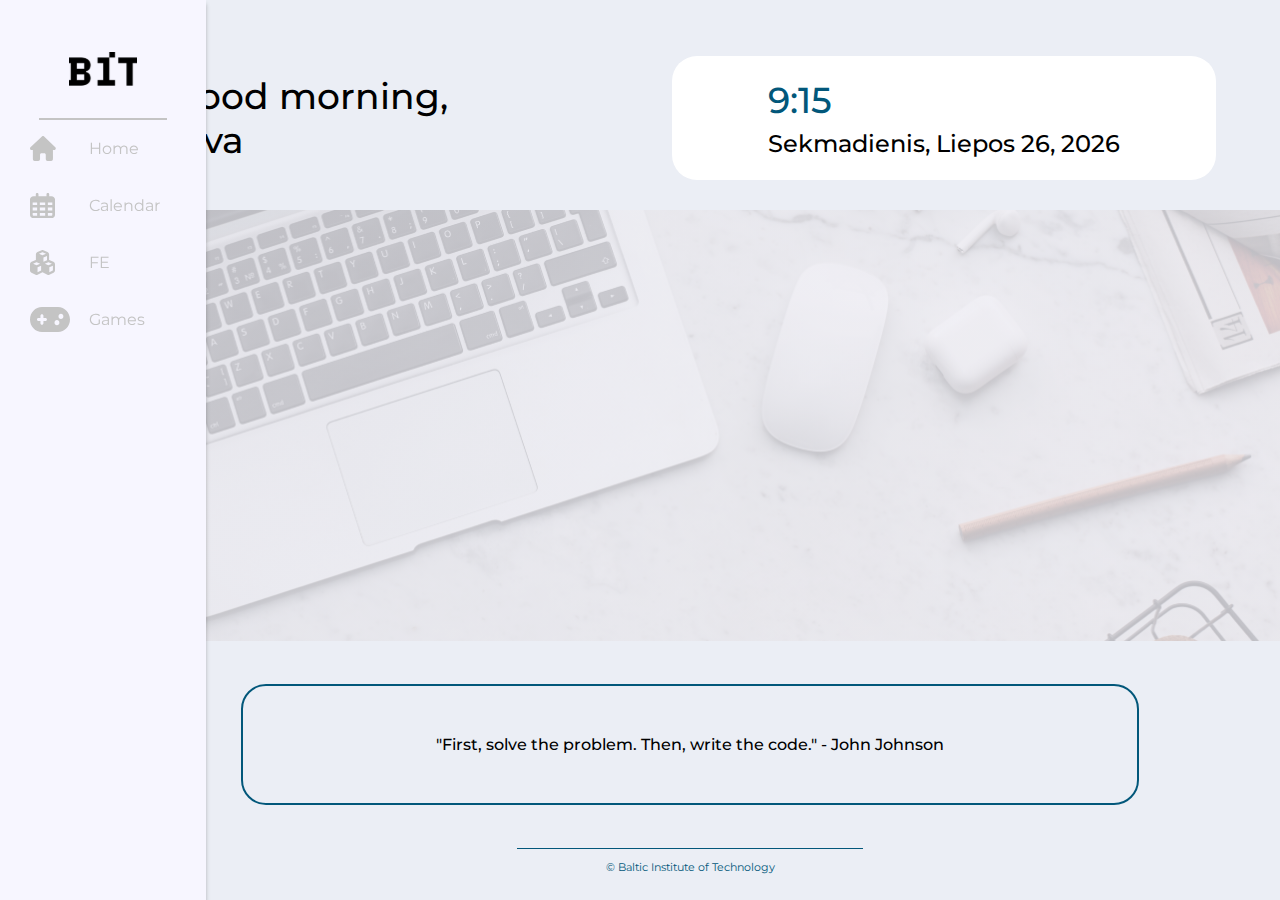
<file: index.html>
<!DOCTYPE html>
<html lang="en">
  <head>
    <meta charset="UTF-8" />
    <meta http-equiv="X-UA-Compatible" content="IE=edge" />
    <meta name="viewport" content="width=device-width, initial-scale=1.0" />
    <title>BIT</title>
    <link rel="stylesheet" href="styles/home.css">
    <link rel="stylesheet" href="styles/layout.css" />
    <link rel="stylesheet" href="styles/global.css" />
    <style>
      @import url("https://fonts.googleapis.com/css2?family=Montserrat:wght@400;500;700&display=swap");
    </style>
  </head>
  <body>
    <nav class="nav">
      <img
        class="logo"
        style="width: 68px; height: 34px"
        src="assets/logo.svg"
        alt="BIT
          logo"
      />
      <hr />
      <div class="sidebar">
        <div class="icon home">
          <img src="assets/home.svg" alt="home icon" />
          <a href="index.html"> <p> Home</p></a>
        </div>
        <div class="icon calendar" >
          <img src="assets/calendar.svg" alt="calendar icon" />
          <a href="calendar.html"><p>Calendar</p></a>
        </div>
        <div class="icon fe">
          <img src="assets/fe.svg" alt="fe icon" />
          <a href="fe.html"><p>FE</p></a>
        </div>
        <div class="icon games">
          <img src="assets/games.svg" alt="games icon" />
          <a href="games.html"><p>Games</p></a>
        </div>
      </div>
    </nav>
    <main>
      <h2 class="greeting">
      Good morning, <br />
      Ieva
      </h2> 
      <div class="container"><div class="time" id="time"></div>
    <div class = "date" id="date"></div></div>
      </div>
      </main>
      <section class="home-img"></section>
      <section>
      <div class="qoute">
      "First, solve the problem. Then, write the code." - John
      Johnson</div>
      </section>
    <footer class="footer">
      <div class="copyright">&copy; Baltic Institute of Technology</div>
    </footer>
    <script>
        const d = new Date();
        const days = ["Sekmadienis","Pirmadienis","Antradienis","Trečiadienis","Ketvirtadienis","Penktadienis","Šeštadienis"];
        const months = ["Sausio", "Vasario", "Kovo", "Balandžio", "Gegužės", "Birželio", "Liepos", "Rugpjūčio", "Rugsėjo", "Spalio", "Lapkričio", "Gruodžio"];
        let hour = d.getHours();
        let minute = d.getMinutes();
        let day = days[d.getDay()];
        let month = months[d.getMonth()];
        document.getElementById("time").innerHTML = hour + ":" + minute;
        document.getElementById("date").innerHTML = day + ", " + month + " " + d.getDate() + ", " + d.getFullYear();
    </script>
  </body>
</html>
</file>
<file: styles/home.css>
main {
  display: flex;
  justify-content: space-between;
  align-items: center;
  margin: 56px auto 30px;
  width: 90%;
  max-width: 1267px;
  font-weight: 500;
  font-size: 36px;
}
main .greeting {
  margin: 0;
  font-weight: 500;
  font-size: 36px;
  max-width: 341px;
  margin-left: 106px;
}
main .greeting {
  margin: 0;
  font-weight: 500;
  font-size: 36px;
  max-width: 341px;
  margin-left: 106px;
}
main .container {
  padding: 22px 96px;
  background-color: var(--white-color);
  border-radius: 25px;
}
main .container .time {
  display: block;
  color: var(--secondary-color);
  font-size: 36px;
  margin-bottom: 7px;
}
main .container .date {
  font-size: 24px;
}
.home-img {
  background: linear-gradient(
      0deg,
      rgba(237, 236, 243, 0.46),
      rgba(237, 236, 243, 0.46)
    ),
    url("../assets/workplace.png");
  background-repeat: no-repeat;
  height: 431px;
  background-size: cover;
  background-position: center;
}
.qoute {
  padding: 49px 0;
  width: 80%;
  max-width: 898px;
  border: 2px solid var(--secondary-color);
  border-radius: 25px;
  text-align: center;
  margin: 43px auto;
}
section {
  font-weight: 500;
  margin-left: 100px;
}
@media only screen and (max-width: 1080px) {
  main {
    flex-direction: column-reverse;
    align-items: flex-start;
    margin-left: 125px;
    width: auto;
  }
  main .container {
    padding: 22px 20px;
  }
  main .greeting {
    margin: 33px 0 0 16px;
  }
}
@media only screen and (max-width: 768px) {
  .quote {
    padding: 40px 64px;
    max-width: 433px;
    width: auto;
    margin-left: 106px;
  }
  footer {
    left: calc(50% + 50px);
  }
  .home-img {
    height: 476px;
  }
}
</file>
<file: styles/layout.css>
@import url("https://fonts.googleapis.com/css2?family=Montserrat&display=swap");
* {
  margin: 0rem;
  padding: 0;
  box-sizing: border-box;
  font-family: "Montserrat";
}
body {
  background-color: var(--main-color);
}
.nav {
  display: flex;
  flex-direction: column;
  height: 100%;
  left: 0;
  bottom: 0;
  justify-items: center;
  text-align: center;
  background-color: var(--nav-bg-color);
  box-shadow: 0px 4px 4px rgba(0, 0, 0, 0.25);
  width: 100px;
  transition: width 400ms ease-in-out;
  position: fixed;
}
.nav:hover {
  width: 206px;
}
.nav:hover p {
  display: block;
}
a {
  text-decoration: none;
}
p {
  display: none;
  color: var(--grey-color);
  text-align: left;
}
.sidebar {
  display: flex;
  flex-direction: column;
  justify-content: center;
  justify-items: center;
}
.logo {
  display: block;
  margin: 0 auto;
  margin-top: 52px;
}
nav > hr {
  width: 62px;
  height: 2px;
  border: none;
  border-bottom: 2px solid var(--grey-color);
  align-self: center;
  padding-bottom: 32px;
  transition: width 0.4s ease-in 0s;
}
.nav:hover hr {
  width: 128px;
}
.icon {
  display: grid;
  grid-template-columns: 1fr 2fr;
  align-items: center;
  min-width: 89px;
  width: 206px;
  height: 57px;
  padding-left: 30px;
  border-radius: 25px 0 0 25px;
}
.icon:hover {
  background-color: var(--white-color);
}
.icon.home {
  margin: 0px 38px 0 0px;
}
.icon.calendar {
  margin: 0px 38px 0 0px;
}
.icon.fe {
  margin: 0px 38px 0 0px;
}
.icon.games {
  margin: 0px 30px 0px 0px;
}
.footer {
  position: relative;
  width: 70%;
  max-width: 346px;
  left: 50%;
  transform: translateX(-50%);
  text-align: center;
  margin-left: 50px;
}
.copyright {
  font-size: 11px;
  color: var(--secondary-color);
  border-top: 1px solid var(--secondary-color);
  padding: 11px 0;
}
@media only screen and (max-width: 576px) {
  footer {
    width: auto;
    z-index: -1;
    left: 50%;
  }
}
</file>
<file: styles/global.css>
:root {
  --main-color: #ebeef5;
  --secondary-color: #02577a;
  --grey-color: #c4c4c4;
  --nav-bg-color: #f7f6ff;
  --white-color: #ffff;
  --scss-color: #fc0000;
  --react-color: #fce300;
  --php-color: #51fc00;
}
</file>
